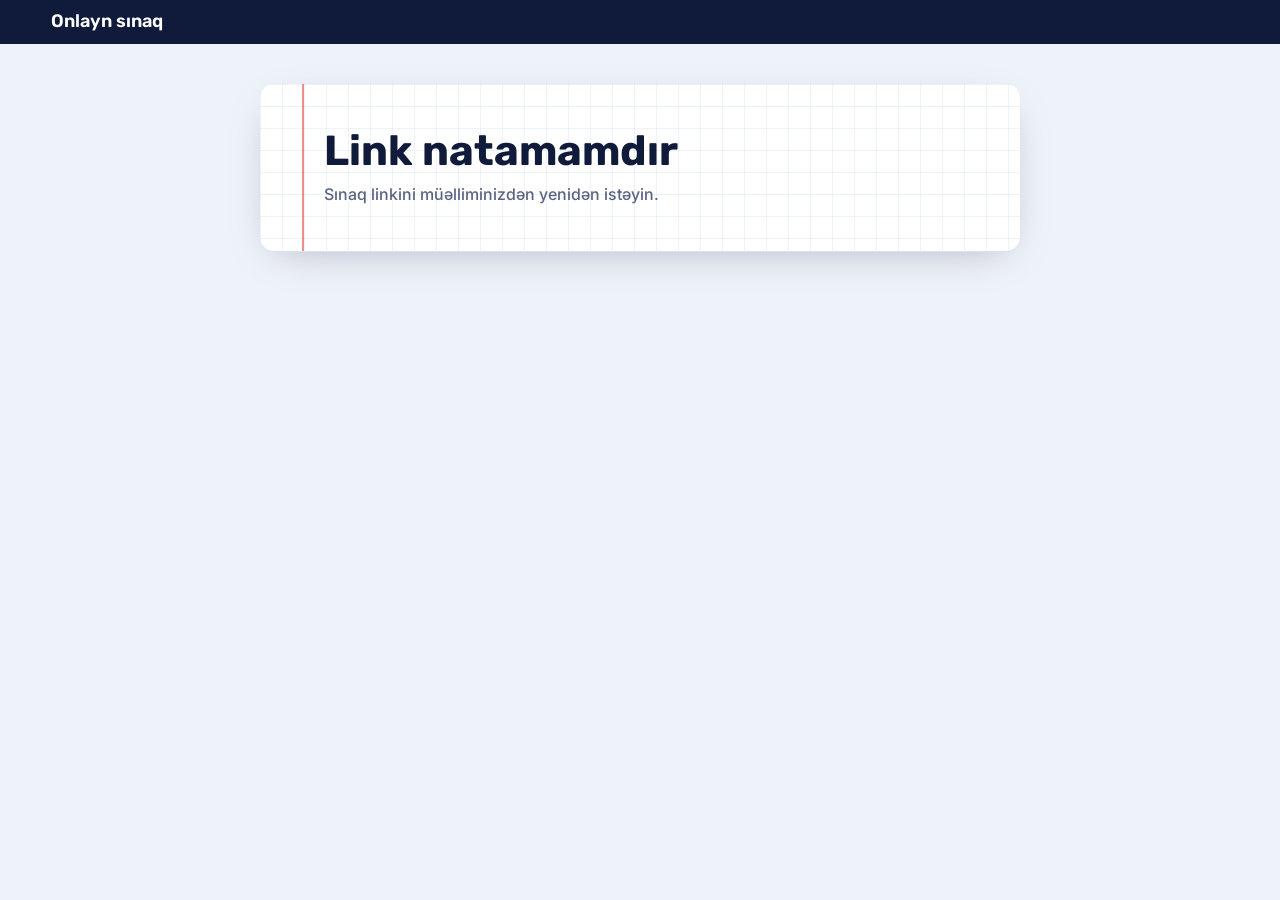
<file: sinaq/index.html>
<!DOCTYPE html>
<html lang="az">
<head>
<meta charset="utf-8">
<meta name="viewport" content="width=device-width,initial-scale=1">
<title>Onlayn sınaq</title>
<link rel="preconnect" href="https://fonts.googleapis.com">
<link rel="stylesheet" href="https://fonts.googleapis.com/css2?family=Inter:wght@400;500;600&family=Rubik:wght@500;600;700&display=swap">
<link rel="stylesheet" href="style.css">
</head>
<body>
<header class="top"><div class="bar1"><h1 id="hd">Onlayn sınaq</h1><div class="timer" id="timer" hidden>00:00</div></div></header>
<main><div id="warn"></div><div id="app"><section class="sheet"><p>Yüklənir…</p></section></div></main>
<script src="core.js"></script>
<script>
{
var U = SNQ, $ = U.$, esc = U.esc;
var app = $('app'), timerEl = $('timer'), warnEl = $('warn'), hd = $('hd');
var TOPIC = (location.hash.slice(1) || new URLSearchParams(location.search).get('k') || '').trim();
var PREVIEW = /[?&]pv=1/.test(location.search);
var Z = null, S = null, tick = null, picked = null, busy = false, retryT = null, waitT = null;

function key(id){ return 'snq_s_' + TOPIC + '_' + id; }
function save(){ if (!PREVIEW) U.ls(key(Z.id), S); }
function who(){ return S.name + ' ' + S.surname; }
function left(){ return Z.m * 60 - (Date.now() - S.start) / 1000; }
function correct(qi){ var q = Z.q[qi]; return U.reveal(Z.id, q.i, q.a, q.o.length); }
function score(){
  var c = 0, w = 0, b = 0;
  S.answers.forEach(function(x){ if (x[1] == null) b++; else if (x[1] === correct(x[0])) c++; else w++; });
  return {c:c, w:w, b:b, pct: Math.round(c / Z.q.length * 100)};
}
function sheet(html){ app.innerHTML = '<section class="sheet">' + html + '</section>'; window.scrollTo(0, 0); }

/* ---------- yükləmə ---------- */
function boot(){
  if (!TOPIC){ sheet('<h2 class="title">Link natamamdır</h2><p class="who">Sınaq linkini müəlliminizdən yenidən istəyin.</p>'); return; }
  if (!window.crypto || !crypto.subtle){ sheet('<h2 class="title">Brauzer uyğun deyil</h2><p class="who">Chrome və ya Safari-nin son versiyası ilə açın.</p>'); return; }
  if (PREVIEW && U.ls('snq_preview')){ Z = U.ls('snq_preview'); hd.textContent = Z.t; renderStart(); return; }
  var curId = U.ls('snq_cur_' + TOPIC), cur = curId && U.ls(key(curId));
  if (cur && !cur.end && !PREVIEW){ Z = cur.z; S = cur; resume(); return; }
  U.readChannel(TOPIC).then(U.activeQuiz).then(function(z){
    if (z && !PREVIEW){
      var s = U.ls(key(z.id));
      if (s && s.end){ Z = s.z; S = s; showResult(); return; }
    }
    if (z){ Z = z; hd.textContent = z.t; document.title = z.t; renderStart(); return; }
    if (cur && cur.end){ Z = cur.z; S = cur; showResult(); return; }
    renderWaiting();
  }).catch(function(){
    if (cur && cur.end){ Z = cur.z; S = cur; showResult(); return; }
    sheet('<h2 class="title">Bağlantı alınmadı</h2><p class="who">İnterneti yoxlayın. Səhifə özü yenidən cəhd edəcək.</p><button class="btn" style="margin-top:20px" id="rt">İndi yenidən yoxla</button>');
    $('rt').onclick = boot; clearTimeout(waitT); waitT = setTimeout(boot, 12000);
  });
}
function renderWaiting(){
  sheet('<div class="wait"><svg viewBox="0 0 120 120" aria-hidden="true"><circle cx="60" cy="60" r="50" fill="var(--soft)" stroke="var(--line)" stroke-width="3"/><path d="M60 30v32l20 12" stroke="var(--blue)" stroke-width="7" stroke-linecap="round" fill="none"/></svg>' +
    '<h2 class="title">Hazırda aktiv sınaq yoxdur</h2><p class="who">Müəllim sınağı açan kimi bu səhifə özü yenilənəcək.</p></div>');
  clearTimeout(waitT); waitT = setTimeout(boot, 20000);
}
function resume(){ hd.textContent = Z.t; document.title = Z.t; if (left() <= 0) timeUp(); else { startTimer(); renderQ(); flush(); } }
function showResult(){ hd.textContent = Z.t; document.title = Z.t; renderResult(); flush(); }

/* ---------- müəllimə göndərmə (növbə ilə, uğursuz olsa təkrar) ---------- */
function payload(type){
  var p = {type:type, qz:Z.id, sid:S.sid, n:S.name, sn:S.surname, c:S.cls, no:S.num, st:S.start, en:S.end || null, tb:S.tabs || 0, tu:!!S.timeUp};
  if (type === 'end'){
    var r = score(); p.r = [r.c, r.w, r.b];
    p.ans = S.answers.map(function(x){ var q = Z.q[x[0]], k = correct(x[0]); return [x[0] + 1, q.q.slice(0, 140), x[1] == null ? null : q.o[x[1]], q.o[k], x[1] === k ? 1 : 0]; });
  }
  return p;
}
function send(type){ return U.seal(Z.pk, payload(type)).then(function(s){ return U.publish(TOPIC, 'R', s); }).catch(function(){ return false; }); }
function flush(){
  if (PREVIEW || !S) return;
  clearTimeout(retryT);
  var job = !S.sentStart ? 'start' : (S.end && !S.sentEnd ? 'end' : null);
  if (!job) return status();
  status();
  send(job).then(function(ok){
    if (ok){ if (job === 'start') S.sentStart = true; else S.sentEnd = true; save(); flush(); }
    else { status(); retryT = setTimeout(flush, 15000); }
  });
}
function status(){
  var e = $('sent'); if (!e || !S.end) return;
  if (PREVIEW){ e.className = 'sent'; e.textContent = 'Önizləmə: nəticə müəllimə göndərilmir.'; return; }
  if (S.sentEnd){ e.className = 'sent ok'; e.textContent = '✓ Nəticəniz müəllimə göndərildi.'; }
  else { e.className = 'sent bad'; e.textContent = 'Nəticə göndərilir… İnternet yoxdursa, səhifəni bağlamayın — özü təkrar cəhd edir.'; }
}
window.addEventListener('online', flush);

/* ---------- giriş ---------- */
function renderStart(){
  timerEl.hidden = true;
  sheet((PREVIEW ? '<p class="sent" style="margin-bottom:14px">Önizləmə rejimi: nəticə göndərilmir.</p>' : '') +
    '<h2 class="title">' + esc(Z.t) + '</h2>' +
    '<div class="meta"><span>' + Z.q.length + ' sual</span><span>' + Z.m + ' dəqiqə</span><span>Hər sualın bir düz cavabı var</span></div>' +
    '<ul class="rules"><li><b>Cavabı təsdiqlədikdən sonra geri qayıtmaq olmur.</b></li>' +
    '<li>Səhifəni yeniləsəniz, qaldığınız sualdan davam edəcəksiniz. Vaxt dayanmır.</li>' +
    '<li>Başqa proqrama və ya səhifəyə keçmək qeydə alınır və müəllimə bildirilir.</li>' +
    '<li>Vaxt bitəndə sınaq avtomatik tamamlanır, cavablanmamış suallar boş sayılır.</li></ul>' +
    '<form id="f" class="form" novalidate>' +
    '<label>Ad<input id="fn" autocomplete="given-name" maxlength="40"></label>' +
    '<label>Soyad<input id="ln" autocomplete="family-name" maxlength="40"></label>' +
    '<label>Sinif<input id="cl" placeholder="məs. 9A" maxlength="10"></label>' +
    '<label>Nömrə<input id="nm" inputmode="numeric" placeholder="Jurnal və ya telefon nömrəsi" maxlength="20"></label>' +
    '<p class="err full" id="er"></p><button class="btn full" type="submit">Sınağa başla</button></form>');
  $('f').onsubmit = function(ev){
    ev.preventDefault();
    var v = function(id){ return $(id).value.trim(); };
    var d = {name:v('fn'), surname:v('ln'), cls:v('cl'), num:v('nm')};
    if (!d.name || !d.surname || !d.cls || !d.num){ $('er').textContent = 'Zəhmət olmasa bütün xanaları doldurun.'; return; }
    var N = Z.q.length, order = Z.s ? U.shuffle(U.range(N)) : U.range(N), perm = {};
    order.forEach(function(qi){ var n = Z.q[qi].o.length; perm[qi] = Z.s ? U.shuffle(U.range(n)) : U.range(n); });
    S = {sid:U.rid(10), name:d.name, surname:d.surname, cls:d.cls, num:d.num, order:order, perm:perm, answers:[], start:Date.now(), end:null, tabs:0, sentStart:false, sentEnd:false, z:Z};
    if (!PREVIEW){ save(); U.ls('snq_cur_' + TOPIC, Z.id); }
    startTimer(); renderQ(); flush();
  };
}

/* ---------- suallar ---------- */
function renderQ(){
  var N = Z.q.length, i = S.answers.length;
  if (i >= N) return finish();
  var qi = S.order[i], q = Z.q[qi];
  picked = null; busy = false;
  sheet('<div class="prog"><span>Sual ' + (i + 1) + ' / ' + N + '</span><div class="pbar"><i style="width:' + (i / N * 100) + '%"></i></div></div>' +
    '<h2 class="qt">' + esc(q.q) + '</h2>' +
    '<div class="opts">' + S.perm[qi].map(function(oi, k){ return '<button type="button" class="opt" data-o="' + oi + '"><b>' + U.LET[k] + '</b><span>' + esc(q.o[oi]) + '</span></button>'; }).join('') + '</div>' +
    '<button class="btn" id="next" disabled>' + (i + 1 < N ? 'Təsdiqlə və növbəti sual' : 'Təsdiqlə və sınağı bitir') + '</button>' +
    '<p class="note center">Təsdiqlədikdən sonra bu suala qayıtmaq olmayacaq.</p>');
  var opts = app.querySelectorAll('.opt');
  opts.forEach(function(b){ b.onclick = function(){ picked = +b.dataset.o; opts.forEach(function(x){ x.classList.toggle('on', x === b); }); $('next').disabled = false; }; });
  $('next').onclick = function(){ if (picked == null || busy) return; busy = true; S.answers.push([qi, picked]); save(); renderQ(); };
}
function startTimer(){
  timerEl.hidden = false; clearInterval(tick);
  var step = function(){ var l = left(); timerEl.textContent = U.mmss(l); timerEl.classList.toggle('warn', l < 60); if (l <= 0){ clearInterval(tick); timeUp(); } };
  step(); tick = setInterval(step, 1000);
}
function timeUp(){ while (S.answers.length < Z.q.length) S.answers.push([S.order[S.answers.length], null]); S.timeUp = true; save(); finish(); }
function finish(){
  clearInterval(tick); timerEl.hidden = true; warnEl.innerHTML = '';
  if (!S.end){ S.end = Date.now(); save(); }
  renderResult(); flush();
}

/* ---------- nəticə və izahlar ---------- */
function renderResult(){
  var r = score();
  var strip = S.answers.map(function(x, i){ var c = x[1] == null ? '' : (x[1] === correct(x[0]) ? 'ok' : 'no'); return '<span class="' + c + '">' + (i + 1) + '</span>'; }).join('');
  var wrong = S.answers.map(function(x, i){ return {x:x, i:i}; }).filter(function(o){ return o.x[1] !== correct(o.x[0]); });
  var exp = wrong.map(function(o){
    var q = Z.q[o.x[0]];
    return '<div class="ex"><span class="n">Sual ' + (o.i + 1) + '</span><p class="q">' + esc(q.q) + '</p>' +
      '<p class="yours">Sizin cavab: ' + (o.x[1] == null ? 'cavab verilməyib' : '<s>' + esc(q.o[o.x[1]]) + '</s>') + '</p>' +
      '<p class="right">Düzgün cavab: ' + esc(q.o[correct(o.x[0])]) + '</p>' + (q.e ? '<p class="why">' + esc(q.e) + '</p>' : '') + '</div>';
  }).join('');
  sheet('<h2 class="title">Nəticəniz</h2>' +
    '<p class="who">' + esc(who()) + ' · ' + esc(S.cls) + ' sinif · № ' + esc(S.num) + '</p>' +
    '<div class="score"><span class="big">' + r.c + '<small>düz</small></span><span class="rest"><span class="w">' + r.w + ' səhv</span> · ' + r.b + ' boş · ' + r.pct + '%</span></div>' +
    (S.timeUp ? '<p class="note">Vaxt bitdiyi üçün sınaq avtomatik tamamlandı.</p>' : '') +
    '<div class="strip">' + strip + '</div><p class="legend">Yaşıl — düz, qırmızı — səhv, boz — cavabsız.</p>' +
    '<p class="sent" id="sent"></p>' +
    '<hr><h3>' + (wrong.length ? 'Səhvlərin izahı' : 'Təbriklər! Bütün cavablar düzdür.') + '</h3>' + exp);
  status();
}

/* ---------- saxtakarlığa qarşı ---------- */
document.addEventListener('visibilitychange', function(){
  if (!S || !S.start || S.end) return;
  if (document.hidden){ S.tabs = (S.tabs || 0) + 1; save(); }
  else warnEl.innerHTML = '<div class="alert">Diqqət: sınaq səhifəsindən çıxdınız (' + S.tabs + ' dəfə). Bu, müəllimə bildiriləcək.</div>';
});

boot();
}
</script>
</body>
</html>
</file>
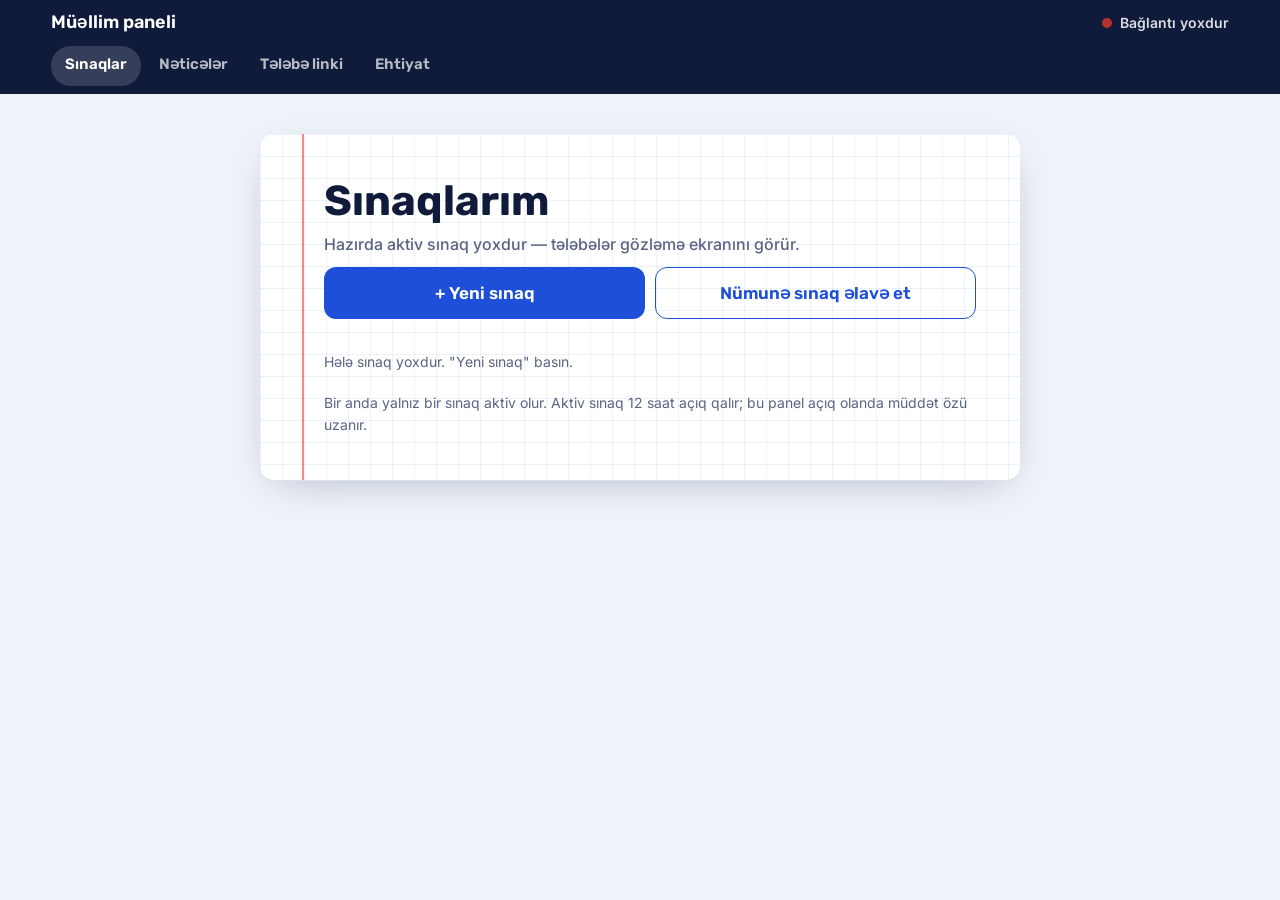
<file: sinaq/muellim.html>
<!DOCTYPE html>
<html lang="az">
<head>
<meta charset="utf-8">
<meta name="viewport" content="width=device-width,initial-scale=1">
<title>Müəllim paneli</title>
<link rel="preconnect" href="https://fonts.googleapis.com">
<link rel="stylesheet" href="https://fonts.googleapis.com/css2?family=Inter:wght@400;500;600&family=Rubik:wght@500;600;700&display=swap">
<link rel="stylesheet" href="style.css">
</head>
<body>
<header class="top">
  <div class="bar1"><h1>Müəllim paneli</h1><span class="live" id="lv" style="margin:0;color:inherit;opacity:.85"><i></i><span>…</span></span></div>
  <nav class="nav" id="nav"><a href="#list" data-r="list">Sınaqlar</a><a href="#res" data-r="res">Nəticələr</a><a href="#link" data-r="link">Tələbə linki</a><a href="#backup" data-r="backup">Ehtiyat</a></nav>
</header>
<main><div id="app"><section class="sheet"><p>Yüklənir…</p></section></div></main>
<div class="toast" id="toast" hidden></div>
<script src="core.js"></script>
<script>
{
var U = SNQ, $ = U.$, esc = U.esc;
var app = $('app');
var H12 = 12 * 3600 * 1000;
var SYM = ['²','³','√','π','·','×',':','−','±','°','≤','≥','≠','∠','△','½','¼','∞','₁','₂','ⁿ','(',')','%'];
var SAMPLE = {title:'Riyaziyyat sınağı', min:30, shuffle:true, qs:[
  {q:'3x − 7 = 11 tənliyini həll edin.', o:['x = 4','x = 6','x = 18','x = 5'], a:1, e:'3x = 11 + 7 = 18, buradan x = 18 : 3 = 6.'},
  {q:'2/3 + 3/4 cəmini tapın.', o:['5/7','5/12','17/12','6/7'], a:2, e:'Ortaq məxrəc 12-dir: 8/12 + 9/12 = 17/12. Surətlər və məxrəclər ayrı-ayrılıqda toplanmır.'},
  {q:'Hansı ədədin 25%-i 40-a bərabərdir?', o:['10','100','160','65'], a:2, e:'25% = 1/4. Ədədin dörddə biri 40-dırsa, ədəd 40 · 4 = 160-dır.'},
  {q:'Uzunluğu 8 sm, eni 5 sm olan düzbucaqlının perimetri neçədir?', o:['13 sm','26 sm','40 sm','20 sm'], a:1, e:'P = 2 · (a + b) = 2 · (8 + 5) = 26 sm. 40 isə sahədir (sm²).'},
  {q:'(−3)² − 2 · (−4) ifadəsinin qiymətini tapın.', o:['1','−17','17','−1'], a:2, e:'(−3)² = 9, 2 · (−4) = −8. 9 − (−8) = 9 + 8 = 17.'},
  {q:'√144 + √81 = ?', o:['15','21','225','25'], a:1, e:'√144 = 12, √81 = 9, cəmi 21. Kökləri toplamaq ədədləri toplayıb kök almaqla eyni deyil.'},
  {q:'Üçbucağın iki bucağı 50° və 60°-dir. Üçüncü bucağı tapın.', o:['70°','80°','110°','90°'], a:0, e:'Üçbucağın daxili bucaqlarının cəmi 180°-dir: 180° − 50° − 60° = 70°.'},
  {q:'2x + 5 > 13 bərabərsizliyini həll edin.', o:['x > 9','x < 4','x > 4','x > 8'], a:2, e:'2x > 8, buradan x > 4. Müsbət ədədə böləndə işarə dəyişmir.'},
  {q:'4; 7; 10; … ardıcıllığının 10-cu həddini tapın.', o:['31','34','40','28'], a:0, e:'d = 3. aₙ = a₁ + (n − 1) · d = 4 + 9 · 3 = 31.'},
  {q:'Qiyməti 200 AZN olan malın qiyməti 15% endirildi. Yeni qiymət neçədir?', o:['185 AZN','30 AZN','170 AZN','175 AZN'], a:2, e:'200-ün 15%-i = 30 AZN. 200 − 30 = 170 AZN.'}
]};

/* ---------- yaddaş ---------- */
var T = U.ls('snq_t');          // {topic, pub, priv}
var QS = U.ls('snq_tq') || [];   // sınaqlar
var RS = U.ls('snq_tr') || {};   // nəticələr: {quizId: {sid: payload}}
var seen = {}, view = '', pollT = null, busyPub = false;
function saveQS(){ U.ls('snq_tq', QS); }
function saveRS(){ U.ls('snq_tr', RS); }
function getQ(id){ return QS.filter(function(q){ return q.id === id; })[0]; }
function live(q){ return q && q.active && Date.now() - q.pubAt < H12; }
function studentLink(){ return location.href.split('#')[0].replace(/[^/]*$/, '') + 'index.html#' + T.topic; }
function newQ(src){
  src = src || {title:'Yeni sınaq', min:30, shuffle:true, qs:[]};
  var q = {id:U.rid(8), title:src.title, min:src.min, shuffle:src.shuffle, created:Date.now(), active:false, pubAt:0, dirty:false,
    qs:(src.qs.length ? src.qs : [{q:'', o:['','','',''], a:0, e:''}]).map(function(x){ var o = x.o.slice(); while (o.length < 4) o.push(''); return {i:U.rid(5), q:x.q, o:o, a:x.a, e:x.e || ''}; })};
  QS.unshift(q); saveQS(); return q;
}
function toPublic(Q){
  return {id:Q.id, t:Q.title.trim(), m:Q.min, s:Q.shuffle ? 1 : 0, pk:T.pub, q:Q.qs.map(function(x){
    var idx = []; x.o.forEach(function(t, j){ if (t.trim()) idx.push(j); });
    var o = idx.map(function(j){ return x.o[j].trim(); });
    return {i:x.i, q:x.q.trim(), o:o, a:U.hide(Q.id, x.i, idx.indexOf(x.a), o.length), e:(x.e || '').trim()};
  })};
}
function validate(Q){
  if (!Q.title.trim()) return 'Sınağın adını yazın.';
  if (!(Q.min >= 1)) return 'Vaxtı dəqiqə ilə yazın (ən azı 1).';
  if (!Q.qs.length) return 'Ən azı bir sual əlavə edin.';
  for (var i = 0; i < Q.qs.length; i++){
    var x = Q.qs[i], n = x.o.filter(function(t){ return t.trim(); }).length;
    if (!x.q.trim()) return (i + 1) + '-ci sualın mətni boşdur.';
    if (n < 2) return (i + 1) + '-ci sualda ən azı 2 variant olmalıdır.';
    if (!(x.o[x.a] || '').trim()) return (i + 1) + '-ci sualda düzgün cavabı seçin (yaşıl dairə).';
  }
  return '';
}

/* ---------- aktiv et / bağla ---------- */
function activate(Q, silent){
  var err = validate(Q); if (err){ U.toast(err); return Promise.resolve(false); }
  if (busyPub) return Promise.resolve(false); busyPub = true;
  if (!silent) U.toast('Tələbələrə göndərilir…');
  var others = QS.filter(function(q){ return q.id !== Q.id && q.active; });
  return Promise.all(others.map(function(q){ return U.publish(T.topic, 'X', q.id).then(function(){ q.active = false; }); }))
    .then(function(){ return U.pack(toPublic(Q)); })
    .then(function(d){ return U.publish(T.topic, 'Q', Q.id + '~' + d); })
    .then(function(ok){
      busyPub = false;
      if (ok){ Q.active = true; Q.pubAt = Date.now(); Q.dirty = false; saveQS(); if (!silent) U.toast('✓ Sınaq aktivdir. Tələbələr linkdən girə bilər.'); }
      else U.toast('Göndərilmədi. İnterneti yoxlayıb yenidən basın.');
      return ok;
    });
}
function closeQ(Q){
  U.toast('Bağlanır…');
  return U.publish(T.topic, 'X', Q.id).then(function(ok){
    if (ok){ Q.active = false; saveQS(); U.toast('Sınaq bağlandı. Yazmağa başlayanlar bitirə bilər.'); } else U.toast('Bağlanmadı. İnterneti yoxlayın.');
    return ok;
  });
}

/* ---------- canlı nəticələr ---------- */
function poll(){
  if (document.hidden) return;
  U.readChannel(T.topic).then(function(ev){
    var jobs = ev.filter(function(e){ return e.kind === 'R' && !seen[e.id]; }).map(function(e){
      seen[e.id] = 1;
      return U.openSealed(T.priv, e.data).then(function(p){
        if (!p || !p.qz || !p.sid) return false;
        var box = RS[p.qz] = RS[p.qz] || {}, old = box[p.sid];
        if (old && (old.type === 'end' || old.type === p.type)) return false;
        box[p.sid] = p; return true;
      }).catch(function(){ return false; });
    });
    return Promise.all(jobs);
  }).then(function(ch){
    setLive(true);
    if (ch.some(Boolean)){ saveRS(); if (view === 'res' || view === 'list') route(); }
    var a = QS.filter(function(q){ return q.active; })[0];
    if (a && Date.now() - a.pubAt > 9 * 3600 * 1000 && !a.dirty) activate(a, true);
  }).catch(function(){ setLive(false); });
}
function setLive(ok){ var l = $('lv'); l.className = 'live' + (ok ? '' : ' bad'); l.lastChild.textContent = ok ? 'Canlı · ' + U.hm(Date.now()) : 'Bağlantı yoxdur'; }
function counts(id){ var b = RS[id] || {}, d = 0, p = 0; Object.keys(b).forEach(function(k){ if (b[k].type === 'end') d++; else p++; }); return {d:d, p:p}; }

/* ---------- görünüşlər ---------- */
function sheet(html){ app.innerHTML = '<section class="sheet">' + html + '</section>'; }

function renderList(){
  var act = QS.filter(live)[0];
  sheet('<h2 class="title">Sınaqlarım</h2>' +
    '<p class="who">' + (act ? 'Hazırda aktiv: <b>' + esc(act.title) + '</b> · ' + U.hm(act.pubAt + H12) + '-dək açıqdır' : 'Hazırda aktiv sınaq yoxdur — tələbələr gözləmə ekranını görür.') + '</p>' +
    '<div class="row"><button class="btn" id="nw">+ Yeni sınaq</button><button class="btn ghost" id="sm">Nümunə sınaq əlavə et</button></div>' +
    '<div class="list">' + (QS.length ? QS.map(function(q){
      var c = counts(q.id), on = live(q);
      return '<div class="card' + (on ? ' act' : '') + '"><h4>' + esc(q.title) + (on ? '<span class="badge on">Aktiv</span>' : '<span class="badge">Bağlı</span>') + '</h4>' +
        '<p class="sub">' + q.qs.length + ' sual · ' + q.min + ' dəq · ' + c.d + ' nəticə' + (c.p ? ' · ' + c.p + ' nəfər yazır' : '') + (q.dirty && on ? ' · <b style="color:var(--amber)">dəyişikliklər göndərilməyib</b>' : '') + '</p>' +
        '<div class="acts">' + (on ? '<button class="btn sm danger" data-a="close" data-id="' + q.id + '">Bağla</button>' : '<button class="btn sm go" data-a="open" data-id="' + q.id + '">Aktiv et</button>') +
        '<a class="btn sm ghost" href="#edit/' + q.id + '">Redaktə</a><a class="btn sm ghost" href="#res/' + q.id + '">Nəticələr</a>' +
        '<button class="btn sm ghost" data-a="dup" data-id="' + q.id + '">Kopyala</button><button class="btn sm danger" data-a="del" data-id="' + q.id + '">Sil</button></div></div>';
    }).join('') : '<p class="note">Hələ sınaq yoxdur. "Yeni sınaq" basın.</p>') + '</div>' +
    '<p class="note">Bir anda yalnız bir sınaq aktiv olur. Aktiv sınaq 12 saat açıq qalır; bu panel açıq olanda müddət özü uzanır.</p>');
  $('nw').onclick = function(){ location.hash = 'edit/' + newQ().id; };
  $('sm').onclick = function(){ location.hash = 'edit/' + newQ(SAMPLE).id; };
  app.querySelectorAll('[data-a]').forEach(function(b){ b.onclick = function(){
    var Q = getQ(b.dataset.id), a = b.dataset.a;
    if (a === 'open') activate(Q).then(route);
    if (a === 'close') closeQ(Q).then(route);
    if (a === 'dup'){ var c = newQ({title:Q.title + ' (kopya)', min:Q.min, shuffle:Q.shuffle, qs:Q.qs}); location.hash = 'edit/' + c.id; }
    if (a === 'del'){
      if (!b.dataset.sure){ b.dataset.sure = 1; b.textContent = 'Əminsiniz? Yenə basın'; return; }
      (live(Q) ? closeQ(Q) : Promise.resolve()).then(function(){ QS = QS.filter(function(q){ return q.id !== Q.id; }); delete RS[Q.id]; saveQS(); saveRS(); route(); });
    }
  }; });
}

function renderEdit(Q){
  var lastF = null, tSave = null;
  var store = function(){ clearTimeout(tSave); if (live(Q)) Q.dirty = true; tSave = setTimeout(function(){ saveQS(); drawDirty(); }, 300); };
  sheet('<a class="back" href="#list">← Sınaqlarım</a><h2 class="title">Sınağı hazırla</h2>' +
    '<div class="form" style="margin-top:18px"><label class="full">Sınağın adı<input id="et" maxlength="80" value="' + esc(Q.title) + '"></label>' +
    '<label>Vaxt (dəqiqə)<input id="em" type="number" min="1" max="300" inputmode="numeric" value="' + esc(Q.min) + '"></label>' +
    '<label class="chk"><input type="checkbox" id="es"' + (Q.shuffle ? ' checked' : '') + '> Hər tələbədə sualların və variantların sırası fərqli olsun</label></div>' +
    '<div class="sym" id="sym">' + SYM.map(function(s){ return '<button type="button" data-s="' + s + '">' + s + '</button>'; }).join('') + '</div>' +
    '<div id="qs"></div><button class="btn ghost" id="addq">+ Sual əlavə et</button>' +
    '<p class="err" id="ee" style="margin-top:14px"></p>' +
    '<div class="row"><button class="btn ghost" id="pv">Önizləmə</button><button class="btn go" id="go"></button></div>' +
    '<p class="note center">Yazdıqlarınız telefonda avtomatik saxlanır.</p><div id="dirty"></div>');
  function drawDirty(){
    $('go').textContent = live(Q) ? 'Yadda saxla və tələbələrə göndər' : 'Yadda saxla və aktiv et';
    $('dirty').innerHTML = live(Q) && Q.dirty ? '<div class="dirty"><span>Dəyişikliklər tələbələrə hələ göndərilməyib</span><button class="btn sm" id="push">Göndər</button></div>' : '';
    if ($('push')) $('push').onclick = publishNow;
  }
  function publishNow(){
    var err = validate(Q); $('ee').textContent = err; if (err) return;
    clearTimeout(tSave); saveQS();
    activate(Q).then(function(ok){ if (ok) drawDirty(); });
  }
  function draw(){
    $('qs').innerHTML = Q.qs.map(function(x, i){
      return '<div class="qc" data-i="' + i + '"><div class="qh"><b>Sual ' + (i + 1) + '</b><div class="acts">' +
        '<button class="btn sm ghost" data-act="up" aria-label="Yuxarı"' + (i ? '' : ' disabled') + '>↑</button>' +
        '<button class="btn sm ghost" data-act="dn" aria-label="Aşağı"' + (i < Q.qs.length - 1 ? '' : ' disabled') + '>↓</button>' +
        '<button class="btn sm danger" data-act="del" aria-label="Sil">✕</button></div></div>' +
        '<textarea data-f="q" placeholder="Sualın mətni">' + esc(x.q) + '</textarea>' +
        x.o.map(function(t, j){ return '<div class="ov' + (x.a === j ? ' ok' : '') + '"><input type="radio" name="a' + i + '" data-f="a" value="' + j + '"' + (x.a === j ? ' checked' : '') + ' aria-label="Düzgün cavab ' + U.LET[j] + '"><input type="text" data-f="o' + j + '" placeholder="Variant ' + U.LET[j] + (j > 1 ? ' (istəyə görə)' : '') + '" value="' + esc(t) + '"></div>'; }).join('') +
        '<p class="hint">Düzgün variantın yanındakı dairəni seçin.</p>' +
        '<textarea data-f="e" placeholder="İzah — səhv edən tələbəyə göstəriləcək (istəyə görə)">' + esc(x.e) + '</textarea></div>';
    }).join('');
  }
  draw(); drawDirty();
  $('et').oninput = function(){ Q.title = this.value; store(); };
  $('em').oninput = function(){ Q.min = Math.max(0, parseInt(this.value, 10) || 0); store(); };
  $('es').onchange = function(){ Q.shuffle = this.checked; store(); };
  $('qs').addEventListener('input', function(ev){
    var t = ev.target, f = t.dataset.f, card = t.closest('.qc'); if (!f || !card || f === 'a') return;
    var x = Q.qs[+card.dataset.i];
    if (f === 'q') x.q = t.value; else if (f === 'e') x.e = t.value; else x.o[+f.slice(1)] = t.value;
    store();
  });
  $('qs').addEventListener('change', function(ev){
    var t = ev.target; if (t.dataset.f !== 'a') return;
    var card = t.closest('.qc'); Q.qs[+card.dataset.i].a = +t.value; store();
    card.querySelectorAll('.ov').forEach(function(o, j){ o.classList.toggle('ok', j === +t.value); });
  });
  $('qs').addEventListener('click', function(ev){
    var b = ev.target.closest('[data-act]'); if (!b) return;
    var i = +b.closest('.qc').dataset.i, act = b.dataset.act, t;
    if (act === 'del'){ if (!b.dataset.sure){ b.dataset.sure = 1; b.textContent = 'Sil?'; return; } Q.qs.splice(i, 1); }
    if (act === 'up'){ t = Q.qs[i - 1]; Q.qs[i - 1] = Q.qs[i]; Q.qs[i] = t; }
    if (act === 'dn'){ t = Q.qs[i + 1]; Q.qs[i + 1] = Q.qs[i]; Q.qs[i] = t; }
    store(); draw();
  });
  app.addEventListener('focusin', function(ev){ if (ev.target.matches('textarea, input[type=text], #et')) lastF = ev.target; });
  $('sym').addEventListener('mousedown', function(ev){ ev.preventDefault(); });
  $('sym').addEventListener('click', function(ev){
    var b = ev.target.closest('[data-s]'); if (!b || !lastF) return;
    var s = lastF.selectionStart, e = lastF.selectionEnd;
    lastF.value = lastF.value.slice(0, s) + b.dataset.s + lastF.value.slice(e);
    lastF.focus(); lastF.setSelectionRange(s + b.dataset.s.length, s + b.dataset.s.length);
    lastF.dispatchEvent(new Event('input', {bubbles:true}));
  });
  $('addq').onclick = function(){ Q.qs.push({i:U.rid(5), q:'', o:['','','',''], a:0, e:''}); store(); draw(); var c = $('qs').lastElementChild; c.scrollIntoView({behavior:'smooth', block:'center'}); c.querySelector('textarea').focus(); };
  $('pv').onclick = function(){
    var err = validate(Q); $('ee').textContent = err; if (err) return;
    U.ls('snq_preview', toPublic(Q));
    window.open(studentLink().replace('index.html#', 'index.html?pv=1#'), '_blank');
  };
  $('go').onclick = publishNow;
}

function renderRes(id){
  var Q = getQ(id) || QS.filter(live)[0] || QS[0];
  if (!Q){ sheet('<h2 class="title">Nəticələr</h2><p class="who">Hələ sınaq yoxdur.</p>'); return; }
  var box = RS[Q.id] || {}, all = Object.keys(box).map(function(k){ return box[k]; });
  var classes = all.map(function(x){ return x.c; }).filter(function(c, i, a){ return a.indexOf(c) === i; }).sort();
  var fc = renderRes.fc && classes.indexOf(renderRes.fc) >= 0 ? renderRes.fc : '';
  var rows = all.filter(function(x){ return !fc || x.c === fc; }).sort(function(a, b){
    var ae = a.type === 'end', be = b.type === 'end'; if (ae !== be) return ae ? 1 : -1;
    return ae ? (b.r[0] - a.r[0]) || (a.en - b.en) : b.st - a.st; });
  var done = rows.filter(function(x){ return x.type === 'end'; }), prog = rows.length - done.length;
  var avg = done.length ? Math.round(done.reduce(function(s, x){ return s + x.r[0] / (x.r[0] + x.r[1] + x.r[2]); }, 0) / done.length * 100) : 0;
  var open = renderRes.open || (renderRes.open = {});
  sheet('<div class="form"><label>Sınaq<select id="sq">' + QS.map(function(q){ return '<option value="' + q.id + '"' + (q.id === Q.id ? ' selected' : '') + '>' + esc(q.title) + (live(q) ? ' (aktiv)' : '') + '</option>'; }).join('') + '</select></label>' +
    '<label>Sinif<select id="sc"><option value="">Hamısı</option>' + classes.map(function(c){ return '<option' + (c === fc ? ' selected' : '') + '>' + esc(c) + '</option>'; }).join('') + '</select></label></div>' +
    '<div class="kpis"><div><b>' + done.length + '</b><span>bitirdi</span></div><div><b style="color:var(--amber)">' + prog + '</b><span>indi yazır</span></div><div><b>' + (done.length ? avg + '%' : '—') + '</b><span>orta nəticə</span></div></div>' +
    (rows.length ? '<div class="list">' + rows.map(function(x){
      var flags = (x.tb ? '<span class="flag">' + x.tb + ' dəfə çıxıb</span>' : '') + (x.tu ? '<span class="flag">vaxt bitdi</span>' : '');
      if (x.type !== 'end') return '<details class="st prog"><summary><span class="nm">' + esc(x.n + ' ' + x.sn) + flags + '</span><span class="pc">yazır…<small>' + U.hm(x.st) + '-dan</small></span><span class="inf">' + esc(x.c) + ' · № ' + esc(x.no) + '</span></summary></details>';
      var tot = x.r[0] + x.r[1] + x.r[2], pct = Math.round(x.r[0] / tot * 100), dur = Math.max(1, Math.round((x.en - x.st) / 60000));
      var det = (x.ans || []).map(function(a){
        return '<div class="' + (a[2] == null ? '' : a[4] ? 'ok' : 'no') + '"><b>' + a[0] + '.</b> ' + esc(a[1]) + '<br>Cavab: ' + (a[2] == null ? 'boş' : esc(a[2])) + (a[4] ? ' ✓' : ' · Düz: ' + esc(a[3])) + '</div>';
      }).join('');
      return '<details class="st" data-sid="' + x.sid + '"' + (open[x.sid] ? ' open' : '') + '><summary><span class="nm">' + esc(x.n + ' ' + x.sn) + flags + '</span>' +
        '<span class="pc">' + pct + '%<small>' + x.r[0] + ' düz · ' + x.r[1] + ' səhv · ' + x.r[2] + ' boş</small></span>' +
        '<span class="inf">' + esc(x.c) + ' · № ' + esc(x.no) + ' · ' + U.day(x.en) + ' · ' + dur + ' dəq</span></summary>' +
        '<div class="body"><p class="hint" style="margin-top:10px">Nömrələr redaktordakı sual nömrəsidir</p><div class="ans">' + det + '</div>' +
        '<button class="btn sm danger" style="margin-top:10px" data-rm="' + x.sid + '">Bu nəticəni sil</button></div></details>';
    }).join('') + '</div>' : '<p class="note center" style="margin:30px 0">Hələ heç kim başlamayıb. Tələbə sınağa girən kimi burada görünəcək.</p>') +
    '<button class="btn ghost" id="cp" style="margin-top:6px">Cədvəli kopyala (Excel / Sheets üçün)</button>' +
    '<p class="note">Nəticələr onlayn kanalda 12 saat qalır. Paneli açdığınız an hamısı telefonunuza köçür və burada qalır — sınaq günü paneli ən azı bir dəfə açın.</p>');
  $('sq').onchange = function(){ location.hash = 'res/' + this.value; };
  $('sc').onchange = function(){ renderRes.fc = this.value; route(); };
  app.querySelectorAll('details[data-sid]').forEach(function(d){ d.ontoggle = function(){ open[d.dataset.sid] = d.open; }; });
  app.querySelectorAll('[data-rm]').forEach(function(b){ b.onclick = function(){
    if (!b.dataset.sure){ b.dataset.sure = 1; b.textContent = 'Əminsiniz? Yenə basın'; return; }
    delete box[b.dataset.rm]; saveRS(); route();
  }; });
  $('cp').onclick = function(){
    U.copy('Ad\tSoyad\tSinif\tNömrə\tDüz\tSəhv\tBoş\tFaiz\tÇıxma\tBitirdi\n' + done.map(function(x){
      var tot = x.r[0] + x.r[1] + x.r[2]; return [x.n, x.sn, x.c, x.no, x.r[0], x.r[1], x.r[2], Math.round(x.r[0] / tot * 100) + '%', x.tb, U.day(x.en)].join('\t');
    }).join('\n'), this);
  };
}

function renderLink(){
  var link = studentLink(), msg = 'Riyaziyyat sınağına bu linkdən girin:\n' + link;
  sheet('<h2 class="title">Tələbə linki</h2>' +
    '<p class="who">Bu link <b>dəyişmir</b>. Bir dəfə tələbələrə göndərin — hansı sınağı aktiv etsəniz, onlar həmin linkdə onu görəcək.</p>' +
    '<div class="linkbox">' + esc(link) + '</div>' +
    '<div class="row"><button class="btn" id="cp">Linki kopyala</button><a class="btn ghost" href="https://wa.me/?text=' + encodeURIComponent(msg) + '" target="_blank" rel="noopener">WhatsApp-da göndər</a></div>' +
    '<div class="row"><a class="btn ghost" href="https://t.me/share/url?url=' + encodeURIComponent(link) + '" target="_blank" rel="noopener">Telegram-da göndər</a><a class="btn ghost" href="' + esc(link) + '" target="_blank" rel="noopener">Tələbə kimi aç</a></div>' +
    '<p class="note">Diqqət: "Tələbə kimi aç" ilə sınağı bitirsəniz, bu telefon həmin sınağı yenidən yaza bilməz. Sınamaq üçün redaktordakı "Önizləmə"dən istifadə edin.</p>');
  $('cp').onclick = function(){ U.copy(link, this); };
}

function renderBackup(){
  sheet('<h2 class="title">Ehtiyat və köçürmə</h2>' +
    '<p class="who">Sınaqlarınız, nəticələriniz və gizli açarınız yalnız bu telefonun brauzerində saxlanır. Telefonu dəyişsəniz və ya brauzeri təmizləsəniz, ehtiyat kodu ilə hamısını geri qaytara bilərsiniz.</p>' +
    '<button class="btn" id="mk" style="margin-top:18px">Ehtiyat kodunu yarat və kopyala</button>' +
    '<p class="note">Kodu Telegram-da "Saved Messages"-ə yapışdırıb saxlayın. Kodu heç kimə göndərməyin — onunla nəticələri oxumaq mümkündür.</p>' +
    '<hr><h3>Koddan bərpa et</h3><textarea id="rc" placeholder="Ehtiyat kodunu bura yapışdırın"></textarea>' +
    '<p class="err" id="re"></p><button class="btn ghost" id="rb">Bərpa et</button>');
  $('mk').onclick = function(){ var b = this; U.pack({t:T, q:QS, r:RS}).then(function(c){ U.copy('SNQ1:' + c, b); }); };
  $('rb').onclick = function(){
    var v = $('rc').value.trim().replace(/^SNQ1:/, '');
    if (!v){ $('re').textContent = 'Kodu yapışdırın.'; return; }
    var b = this;
    if (!b.dataset.sure){ b.dataset.sure = 1; b.textContent = 'Bu telefondakı məlumat əvəz olunacaq. Yenə basın'; return; }
    U.unpack(v).then(function(d){
      if (!d.t || !d.t.topic) throw 0;
      T = d.t; QS = d.q || []; RS = d.r || {}; seen = {};
      U.ls('snq_t', T); saveQS(); saveRS(); U.toast('✓ Bərpa olundu'); location.hash = 'list';
    }).catch(function(){ $('re').textContent = 'Kod oxunmadı. Tam kopyaladığınızdan əmin olun.'; });
  };
}

/* ---------- yönləndirmə ---------- */
function route(){
  var h = location.hash.slice(1) || 'list', p = h.split('/');
  view = p[0];
  document.querySelectorAll('#nav a').forEach(function(a){ a.classList.toggle('on', a.dataset.r === view || (view === 'edit' && a.dataset.r === 'list')); });
  if (view === 'edit' && getQ(p[1])) return renderEdit(getQ(p[1]));
  if (view === 'res') return renderRes(p[1]);
  if (view === 'link') return renderLink();
  if (view === 'backup') return renderBackup();
  view = 'list'; renderList();
}
window.addEventListener('hashchange', function(){ window.scrollTo(0, 0); route(); });
document.addEventListener('visibilitychange', function(){ if (!document.hidden) poll(); });

function start(){ route(); poll(); pollT = setInterval(poll, 8000); }
if (!window.crypto || !crypto.subtle) sheet('<h2 class="title">Brauzer uyğun deyil</h2><p class="who">Chrome-un son versiyası ilə, https linki ilə açın.</p>');
else if (T && T.topic) start();
else U.genKeys().then(function(k){ T = {topic:'snq-' + U.rid(18), pub:k.pub, priv:k.priv, created:Date.now()}; U.ls('snq_t', T); start(); });
}
</script>
</body>
</html>
</file>
<file: sinaq/style.css>
/* VOICE: calm, exam-room serious, friendly for students and quick for the teacher
   IDEA: a squared school notebook page with a red margin line, checked in teacher's red pen
   PICTURE: the working sheet itself; results as an answer strip of numbered boxes
   COLOUR and TYPE: white paper, ink blue, red pen, green ticks; Rubik titles + Inter body
   LAYOUT: one centred column, big tap targets, phone first */
:root{--bg:#eef2f9;--paper:#fff;--ink:#101a3a;--mute:#5a6482;--line:#dbe3f2;--grid:rgba(40,90,200,.08);--red:#d7362b;--green:#178a4a;--blue:#1d4fd8;--soft:#f3f6fd;--redsoft:#fdecea;--greensoft:#e7f6ee;--amber:#9a6200;--ambersoft:#fff4dc}
@media (prefers-color-scheme:dark){:root:not([data-theme=light]){--bg:#0b1124;--paper:#131b35;--ink:#e8ecf8;--mute:#9aa4c2;--line:#26314f;--grid:rgba(140,170,255,.06);--red:#ff6b5e;--green:#4fd18a;--blue:#86a8ff;--soft:#1a2444;--redsoft:#3a1d22;--greensoft:#14322a;--amber:#ffc35c;--ambersoft:#3a2e14}}
:root[data-theme=dark]{--bg:#0b1124;--paper:#131b35;--ink:#e8ecf8;--mute:#9aa4c2;--line:#26314f;--grid:rgba(140,170,255,.06);--red:#ff6b5e;--green:#4fd18a;--blue:#86a8ff;--soft:#1a2444;--redsoft:#3a1d22;--greensoft:#14322a;--amber:#ffc35c;--ambersoft:#3a2e14}
*{box-sizing:border-box;min-width:0}
body{margin:0;background:var(--bg);color:var(--ink);font:16px/1.55 Inter,system-ui,sans-serif;overflow-x:clip;-webkit-tap-highlight-color:transparent}
h1,h2,h3{font-family:Rubik,Inter,sans-serif;line-height:1.1;margin:0;text-wrap:balance}
a{color:var(--blue)}
.top{position:sticky;top:0;z-index:5;background:var(--ink);color:var(--paper)}
.bar1{display:flex;align-items:center;justify-content:space-between;gap:12px;padding:12px max(4vw,16px)}
.top h1{font-size:18px;font-weight:600;white-space:nowrap;overflow:hidden;text-overflow:ellipsis}
.nav{display:flex;gap:4px;padding:0 max(4vw,12px) 8px;overflow-x:auto}
.nav a{flex:none;color:var(--paper);opacity:.7;text-decoration:none;font:600 15px Rubik,sans-serif;padding:9px 14px;border-radius:999px;min-height:40px}
.nav a.on{opacity:1;background:rgba(255,255,255,.16)}
.timer{font:600 18px/1 Rubik,sans-serif;font-variant-numeric:tabular-nums;padding:8px 12px;border-radius:999px;background:rgba(255,255,255,.14);white-space:nowrap}
.timer.warn{background:var(--red);color:#fff}
.timer[hidden]{display:none}
main{padding:clamp(16px,4vw,40px) max(3vw,10px) 80px}
.sheet{max-width:760px;margin:0 auto;background:var(--paper);border-radius:14px;box-shadow:0 1px 0 var(--line),0 12px 40px -18px rgba(16,26,58,.35);padding:clamp(22px,5vw,44px) clamp(16px,5vw,44px) clamp(22px,5vw,44px) clamp(32px,7vw,64px);position:relative;background-image:linear-gradient(var(--grid) 1px,transparent 1px),linear-gradient(90deg,var(--grid) 1px,transparent 1px);background-size:22px 22px}
.sheet::before{content:"";position:absolute;top:0;bottom:0;left:clamp(18px,4.5vw,42px);width:2px;background:var(--red);opacity:.55}
.title{font-size:clamp(28px,6vw,42px);font-weight:700}
.back{display:inline-block;margin-bottom:14px;font-weight:600;text-decoration:none;padding:6px 0}
.meta{display:flex;flex-wrap:wrap;gap:8px;margin:14px 0 20px}
.meta span{background:var(--soft);border:1px solid var(--line);border-radius:999px;padding:5px 12px;font-size:14px;font-weight:500}
.rules{margin:0 0 24px;padding-left:20px;color:var(--mute)}
.rules li{margin:4px 0}.rules b{color:var(--ink)}
.form{display:grid;grid-template-columns:minmax(0,1fr) minmax(0,1fr);gap:14px}
label{display:grid;gap:6px;font-size:14px;font-weight:600}
input,textarea,select{font:16px Inter,sans-serif;color:var(--ink);background:var(--paper);border:1.5px solid var(--line);border-radius:10px;padding:11px 12px;min-height:48px;width:100%}
textarea{resize:vertical;min-height:70px;line-height:1.45}
input:focus,textarea:focus,select:focus,button:focus-visible,a:focus-visible{outline:3px solid var(--blue);outline-offset:2px}
.full{grid-column:1/-1}
.btn{font:600 17px Rubik,sans-serif;background:var(--blue);color:#fff;border:0;border-radius:12px;min-height:52px;padding:12px 20px;width:100%;cursor:pointer;text-align:center;text-decoration:none;display:inline-grid;place-items:center;transition:transform .12s}
.btn:active{transform:scale(.98)}
.btn:disabled{opacity:.4;cursor:not-allowed}
.btn.ghost{background:transparent;color:var(--blue);border:1.5px solid var(--blue)}
.btn.sm{min-height:44px;font-size:15px;padding:8px 14px;width:auto}
.btn.danger{background:transparent;color:var(--red);border:1.5px solid var(--red)}
.btn.go{background:var(--green)}
.err{color:var(--red);font-size:14px;min-height:20px;margin:0;font-weight:600}
.note{color:var(--mute);font-size:14px;margin:12px 0 0}
.center{text-align:center}
.prog{display:flex;align-items:center;gap:12px;font-weight:600;font-size:14px;color:var(--mute);margin-bottom:20px;white-space:nowrap}
.pbar{flex:1;height:8px;background:var(--soft);border-radius:9px;overflow:hidden;border:1px solid var(--line)}
.pbar i{display:block;height:100%;background:var(--blue);border-radius:9px;transition:width .3s}
.qt{font-size:clamp(21px,4.6vw,29px);font-weight:600;margin-bottom:22px;white-space:pre-wrap}
.opts{display:grid;gap:10px;margin-bottom:20px}
.opt{display:flex;align-items:center;gap:14px;text-align:left;font:500 18px Inter,sans-serif;color:var(--ink);background:var(--paper);border:1.5px solid var(--line);border-radius:12px;padding:12px 14px;min-height:56px;cursor:pointer}
.opt b{flex:none;display:grid;place-items:center;width:34px;height:34px;border-radius:50%;border:1.5px solid var(--line);font:600 15px Rubik,sans-serif}
.opt.on{border-color:var(--blue);background:var(--soft);box-shadow:0 0 0 1px var(--blue)}
.opt.on b{background:var(--blue);border-color:var(--blue);color:#fff}
.alert{max-width:760px;margin:0 auto 14px;background:var(--redsoft);color:var(--red);border-radius:10px;padding:10px 14px;font-weight:600;font-size:14px}
.who{color:var(--mute);font-weight:500;margin:8px 0 0}
.score{display:flex;flex-wrap:wrap;align-items:baseline;gap:6px 18px;margin:20px 0 6px}
.score .big{font:700 clamp(56px,14vw,88px)/1 Rubik,sans-serif;color:var(--green)}
.score .big small{font-size:.38em;margin-left:6px}
.score .rest{font:600 20px Rubik,sans-serif}
.w{color:var(--red)}
.strip{display:grid;grid-template-columns:repeat(auto-fill,minmax(42px,1fr));gap:6px;margin:20px 0 8px}
.strip span{display:grid;place-items:center;height:42px;border-radius:8px;font:600 15px Rubik,sans-serif;border:1.5px solid var(--line);color:var(--mute)}
.strip .ok{background:var(--greensoft);border-color:var(--green);color:var(--green)}
.strip .no{background:var(--redsoft);border-color:var(--red);color:var(--red)}
.legend{font-size:13px;color:var(--mute);margin:0 0 26px}
h3{font-size:22px;margin:8px 0 14px}
.ex{border-top:1px solid var(--line);padding:16px 0}
.ex .n{font-size:13px;font-weight:600;color:var(--mute)}
.ex p{margin:6px 0}
.ex .q{font-weight:600;font-size:17px;white-space:pre-wrap}
.ex .yours{color:var(--red)}
.ex .yours s{text-decoration-thickness:2px}
.ex .right{color:var(--green);font-weight:600}
.ex .why{background:var(--soft);border-left:3px solid var(--blue);padding:10px 12px;border-radius:0 8px 8px 0;margin-top:10px;white-space:pre-wrap}
.sent{font-size:14px;font-weight:600;padding:10px 14px;border-radius:10px;background:var(--soft);margin:0 0 6px}
.sent:empty{display:none}
.sent.ok{background:var(--greensoft);color:var(--green)}
.sent.bad{background:var(--redsoft);color:var(--red)}
hr{border:0;border-top:1px solid var(--line);margin:26px 0}
.wait{display:grid;place-items:center;text-align:center;gap:12px;padding:30px 0}
.wait svg{width:120px;height:120px}
/* teacher */
.list{display:grid;gap:12px;margin:20px 0}
.card{border:1.5px solid var(--line);border-radius:12px;padding:14px;background:var(--paper)}
.card.act{border-color:var(--green);box-shadow:0 0 0 1px var(--green)}
.card h4{margin:0 0 4px;font:600 19px Rubik,sans-serif}
.card .sub{color:var(--mute);font-size:14px;margin:0 0 12px}
.badge{display:inline-block;font:600 12px Inter,sans-serif;padding:3px 9px;border-radius:999px;background:var(--soft);color:var(--mute);vertical-align:middle;margin-left:6px;white-space:nowrap}
.badge.on{background:var(--greensoft);color:var(--green)}
.acts{display:flex;flex-wrap:wrap;gap:8px}
.qc{border:1.5px solid var(--line);border-radius:12px;padding:14px;margin:0 0 14px;background:var(--paper);display:grid;gap:10px}
.qh{display:flex;align-items:center;justify-content:space-between;gap:8px}
.qh b{font:600 16px Rubik,sans-serif}
.qh .acts button{min-width:44px}
.ov{display:flex;align-items:center;gap:8px}
.ov input[type=radio]{width:24px;height:24px;min-height:0;flex:none;accent-color:var(--green)}
.ov input[type=text]{flex:1}
.ov.ok input[type=text]{border-color:var(--green);background:var(--greensoft)}
.hint{font-size:13px;color:var(--mute);margin:0}
.chk{display:flex;align-items:center;gap:10px;font-weight:500}
.chk input{width:22px;height:22px;min-height:0;flex:none}
.sym{position:sticky;top:104px;z-index:3;display:flex;gap:6px;overflow-x:auto;padding:8px 0;margin:10px 0;background:var(--paper)}
.sym button{flex:none;min-width:44px;height:44px;border:1.5px solid var(--line);border-radius:10px;background:var(--soft);color:var(--ink);font:600 17px Inter,sans-serif;cursor:pointer}
.linkbox{word-break:break-all;background:var(--soft);border:1px dashed var(--line);border-radius:10px;padding:12px;font-size:14px;margin:10px 0}
.row{display:grid;grid-template-columns:minmax(0,1fr) minmax(0,1fr);gap:10px;margin-top:10px}
.live{display:flex;align-items:center;gap:8px;font-size:14px;font-weight:600;color:var(--mute);margin:10px 0}
.live i{width:10px;height:10px;border-radius:50%;background:var(--green);animation:pulse 1.6s infinite;flex:none}
.live.bad i{background:var(--red);animation:none}
@keyframes pulse{50%{opacity:.25}}
.kpis{display:grid;grid-template-columns:repeat(3,minmax(0,1fr));gap:10px;margin:14px 0 20px}
.kpis div{background:var(--soft);border:1px solid var(--line);border-radius:12px;padding:12px}
.kpis b{display:block;font:700 30px/1.1 Rubik,sans-serif}
.kpis span{font-size:13px;color:var(--mute)}
.st{border:1.5px solid var(--line);border-radius:12px;background:var(--paper);overflow:hidden}
.st summary{list-style:none;cursor:pointer;display:grid;grid-template-columns:minmax(0,1fr) auto;gap:4px 12px;padding:12px 14px;align-items:center}
.st summary::-webkit-details-marker{display:none}
.st .nm{font:600 17px Rubik,sans-serif}
.st .inf{font-size:13px;color:var(--mute);grid-column:1}
.st .pc{grid-row:1/3;grid-column:2;font:700 24px Rubik,sans-serif;text-align:right;white-space:nowrap}
.st .pc small{display:block;font:500 12px Inter,sans-serif;color:var(--mute)}
.st.prog .pc{color:var(--amber);font-size:15px}
.st .body{padding:0 14px 14px;border-top:1px solid var(--line)}
.flag{display:inline-block;font-size:12px;font-weight:600;padding:2px 8px;border-radius:999px;background:var(--ambersoft);color:var(--amber);margin-left:6px}
.ans{display:grid;gap:6px;margin-top:10px;font-size:14px}
.ans div{padding:8px 10px;border-radius:8px;background:var(--soft)}
.ans .ok{background:var(--greensoft)}.ans .no{background:var(--redsoft)}
.dirty{position:sticky;bottom:12px;z-index:4;background:var(--ambersoft);color:var(--amber);border:1.5px solid var(--amber);border-radius:12px;padding:10px 12px;font-weight:600;font-size:14px;margin-top:14px;display:flex;align-items:center;gap:10px;justify-content:space-between;flex-wrap:wrap}
.toast{position:fixed;left:50%;bottom:20px;transform:translateX(-50%);background:var(--ink);color:var(--paper);padding:12px 18px;border-radius:12px;font-weight:600;font-size:15px;z-index:20;max-width:90vw;box-shadow:0 10px 30px rgba(0,0,0,.3)}
.toast[hidden]{display:none}
@media(max-width:600px){.form,.row{grid-template-columns:minmax(0,1fr)}.opt{font-size:17px}.kpis b{font-size:24px}}
@media(prefers-reduced-motion:reduce){*{transition:none!important;animation:none!important}}
</file>
